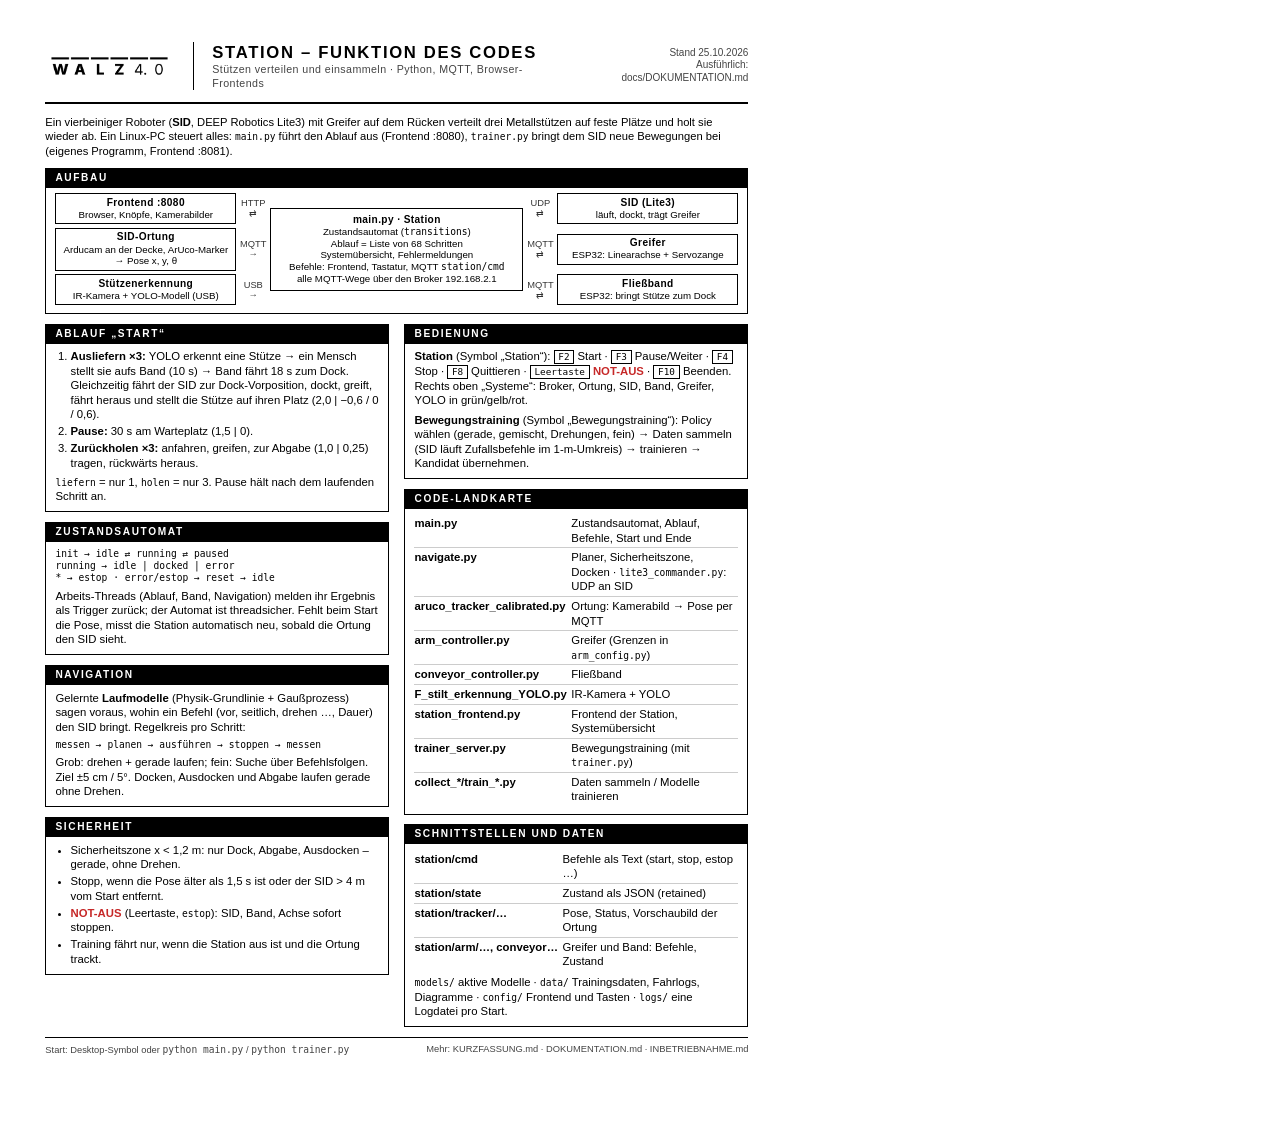
<file: docs/UEBERSICHT_A4.html>
<!doctype html>
<html lang="de">
<head>
<meta charset="utf-8">
<title>Station – Funktion des Codes (A4)</title>
<style>
  /* Eine A4-Seite im WALZ-4.0-Design: weiß, dünne schwarze Linien, keine Rundungen.
     PDF: docs/UEBERSICHT_A4.pdf (im Browser drucken: A4, Ränder „keine“, Hintergrund an). */
  @page { size: A4; margin: 0; }
  * { box-sizing: border-box; border-radius: 0; }
  html, body { margin: 0; background: #fff; color: #000; }
  body {
    width: 210mm;
    height: 297mm;
    padding: 11mm 12mm 9mm;
    font-family: "Helvetica Neue", Helvetica, Arial, "Liberation Sans", "Nimbus Sans", sans-serif;
    font-size: 8.5pt;
    line-height: 1.28;
    overflow: hidden;
  }
  header {
    display: flex;
    align-items: center;
    gap: 5mm;
    padding-bottom: 3mm;
    border-bottom: 1.5pt solid #000;
    margin-bottom: 3mm;
  }
  header img { height: 8mm; }
  header .sep { align-self: stretch; width: 0.6pt; background: #000; }
  header h1 { margin: 0; font-size: 12.5pt; letter-spacing: 0.1em; text-transform: uppercase; font-weight: 800; white-space: nowrap; }
  header .sub { font-size: 8pt; color: #444; letter-spacing: 0.04em; }
  header .stand { margin-left: auto; text-align: right; font-size: 7.5pt; color: #444; }

  .lead { margin: 0 0 2.6mm; font-size: 8.4pt; }
  .cols { column-count: 2; column-gap: 4mm; }
  .box { border: 0.6pt solid #000; padding: 2mm 2.4mm 2mm; break-inside: avoid; margin-bottom: 2.6mm; }
  .wide { margin-bottom: 2.6mm; }
  h2 {
    margin: -2mm -2.4mm 1.4mm;
    padding: 0.8mm 2.4mm;
    background: #000;
    color: #fff;
    font-size: 7.6pt;
    letter-spacing: 0.16em;
    text-transform: uppercase;
    font-weight: 800;
  }
  p { margin: 0 0 1.2mm; }
  p:last-child { margin-bottom: 0; }
  ol, ul { margin: 0; padding-left: 4mm; }
  li { margin: 0 0 0.7mm; }
  li:last-child { margin-bottom: 0; }
  b { font-weight: 800; }
  code { font-family: "DejaVu Sans Mono", ui-monospace, monospace; font-size: 7.2pt; }
  table { width: 100%; border-collapse: collapse; }
  td, th { padding: 0.55mm 1.2mm 0.55mm 0; vertical-align: top; text-align: left; }
  tr + tr td { border-top: 0.4pt solid #ccc; }
  th { font-size: 6.8pt; letter-spacing: 0.12em; text-transform: uppercase; border-bottom: 0.6pt solid #000; }
  td:first-child { white-space: nowrap; font-weight: 700; }

  /* Bausteine als Blockbild */
  .arch { display: grid; grid-template-columns: 1fr 9mm 1.4fr 9mm 1fr; align-items: center; row-gap: 1mm; }
  .node { border: 0.6pt solid #000; padding: 0.7mm 1.4mm; text-align: center; font-size: 7.3pt; line-height: 1.2; }
  .node b { display: block; font-size: 7.6pt; letter-spacing: 0.04em; }
  .node.main { grid-row: 1 / span 3; grid-column: 3; padding: 1.4mm; border-width: 1.4pt; }
  .arrow { text-align: center; font-size: 7pt; color: #333; line-height: 1.1; }
  .chain { font-family: "DejaVu Sans Mono", ui-monospace, monospace; font-size: 7.2pt; margin: 0.6mm 0 1.2mm; }
  .k { display: inline-block; border: 0.6pt solid #000; padding: 0 1mm; font-family: "DejaVu Sans Mono", monospace; font-size: 7pt; }
  .stop { color: #c62828; font-weight: 800; }
  footer { margin-top: 2.5mm; padding-top: 1.5mm; border-top: 0.6pt solid #000; font-size: 7pt; color: #444; display: flex; justify-content: space-between; }
</style>
</head>
<body>
<header>
  <img src="walz_4.0_logo-horizontal.png" alt="WALZ 4.0">
  <div class="sep"></div>
  <div>
    <h1>Station – Funktion des Codes</h1>
    <div class="sub">Stützen verteilen und einsammeln · Python, MQTT, Browser-Frontends</div>
  </div>
  <div class="stand">Stand 25.10.2026<br>Ausführlich: docs/DOKUMENTATION.md</div>
</header>

<p class="lead">Ein vierbeiniger Roboter (<b>SID</b>, DEEP Robotics Lite3) mit Greifer auf dem Rücken verteilt drei
Metallstützen auf feste Plätze und holt sie wieder ab. Ein Linux-PC steuert alles: <code>main.py</code> führt den Ablauf
aus (Frontend :8080), <code>trainer.py</code> bringt dem SID neue Bewegungen bei (eigenes Programm, Frontend :8081).</p>

<div class="box wide">
    <h2>Aufbau</h2>
    <div class="arch">
      <div class="node"><b>Frontend :8080</b>Browser, Knöpfe, Kamerabilder</div>
      <div class="arrow">HTTP<br>⇄</div>
      <div class="node main"><b>main.py · Station</b>Zustandsautomat (<code>transitions</code>)<br>Ablauf = Liste von 68 Schritten<br>
        Systemübersicht, Fehlermeldungen<br>Befehle: Frontend, Tastatur, MQTT <code>station/cmd</code><br>
        alle MQTT-Wege über den Broker 192.168.2.1</div>
      <div class="arrow">UDP<br>⇄</div>
      <div class="node"><b>SID (Lite3)</b>läuft, dockt, trägt Greifer</div>

      <div class="node"><b>SID-Ortung</b>Arducam an der Decke, ArUco-Marker → Pose x, y, θ</div>
      <div class="arrow">MQTT<br>→</div>
      <div class="arrow">MQTT<br>⇄</div>
      <div class="node"><b>Greifer</b>ESP32: Linearachse + Servozange</div>

      <div class="node"><b>Stützenerkennung</b>IR-Kamera + YOLO-Modell (USB)</div>
      <div class="arrow">USB<br>→</div>
      <div class="arrow">MQTT<br>⇄</div>
      <div class="node"><b>Fließband</b>ESP32: bringt Stütze zum Dock</div>

    </div>
  </div>

<div class="cols">
  <div class="box">
    <h2>Ablauf „start“</h2>
    <ol>
      <li><b>Ausliefern ×3:</b> YOLO erkennt eine Stütze → ein Mensch stellt sie aufs Band (10 s) → Band fährt 18 s
        zum Dock. Gleichzeitig fährt der SID zur Dock-Vorposition, dockt, greift, fährt heraus und stellt die
        Stütze auf ihren Platz (2,0 | −0,6 / 0 / 0,6).</li>
      <li><b>Pause:</b> 30 s am Warteplatz (1,5 | 0).</li>
      <li><b>Zurückholen ×3:</b> anfahren, greifen, zur Abgabe (1,0 | 0,25) tragen, rückwärts heraus.</li>
    </ol>
    <p style="margin-top:1.2mm"><code>liefern</code> = nur 1, <code>holen</code> = nur 3. Pause hält nach dem laufenden Schritt an.</p>
  </div>

  <div class="box">
    <h2>Zustandsautomat</h2>
    <div class="chain">init → idle ⇄ running ⇄ paused<br>running → idle | docked | error<br>* → estop · error/estop → reset → idle</div>
    <p>Arbeits-Threads (Ablauf, Band, Navigation) melden ihr Ergebnis als Trigger zurück; der Automat ist threadsicher.
      Fehlt beim Start die Pose, misst die Station automatisch neu, sobald die Ortung den SID sieht.</p>
  </div>

  <div class="box">
    <h2>Navigation</h2>
    <p>Gelernte <b>Laufmodelle</b> (Physik-Grundlinie + Gaußprozess) sagen voraus, wohin ein Befehl
      (vor, seitlich, drehen …, Dauer) den SID bringt. Regelkreis pro Schritt:</p>
    <div class="chain">messen → planen → ausführen → stoppen → messen</div>
    <p>Grob: drehen + gerade laufen; fein: Suche über Befehlsfolgen. Ziel ±5 cm / 5°.
      Docken, Ausdocken und Abgabe laufen gerade ohne Drehen.</p>
  </div>

  <div class="box">
    <h2>Sicherheit</h2>
    <ul>
      <li>Sicherheitszone x &lt; 1,2 m: nur Dock, Abgabe, Ausdocken – gerade, ohne Drehen.</li>
      <li>Stopp, wenn die Pose älter als 1,5 s ist oder der SID &gt; 4 m vom Start entfernt.</li>
      <li><span class="stop">NOT-AUS</span> (Leertaste, <code>estop</code>): SID, Band, Achse sofort stoppen.</li>
      <li>Training fährt nur, wenn die Station aus ist und die Ortung trackt.</li>
    </ul>
  </div>

  <div class="box">
    <h2>Bedienung</h2>
    <p><b>Station</b> (Symbol „Station“): <span class="k">F2</span> Start · <span class="k">F3</span> Pause/Weiter ·
      <span class="k">F4</span> Stop · <span class="k">F8</span> Quittieren · <span class="k">Leertaste</span> <span class="stop">NOT-AUS</span> ·
      <span class="k">F10</span> Beenden. Rechts oben „Systeme“: Broker, Ortung, SID, Band, Greifer, YOLO in grün/gelb/rot.</p>
    <p><b>Bewegungstraining</b> (Symbol „Bewegungstraining“): Policy wählen (gerade, gemischt, Drehungen, fein)
      → Daten sammeln (SID läuft Zufallsbefehle im 1-m-Umkreis) → trainieren → Kandidat übernehmen.</p>
  </div>

  <div class="box">
    <h2>Code-Landkarte</h2>
    <table>
      <tr><td>main.py</td><td>Zustandsautomat, Ablauf, Befehle, Start und Ende</td></tr>
      <tr><td>navigate.py</td><td>Planer, Sicherheitszone, Docken · <code>lite3_commander.py</code>: UDP an SID</td></tr>
      <tr><td>aruco_tracker_calibrated.py</td><td>Ortung: Kamerabild → Pose per MQTT</td></tr>
      <tr><td>arm_controller.py</td><td>Greifer (Grenzen in <code>arm_config.py</code>)</td></tr>
      <tr><td>conveyor_controller.py</td><td>Fließband</td></tr>
      <tr><td>F_stilt_erkennung_YOLO.py</td><td>IR-Kamera + YOLO</td></tr>
      <tr><td>station_frontend.py</td><td>Frontend der Station, Systemübersicht</td></tr>
      <tr><td>trainer_server.py</td><td>Bewegungstraining (mit <code>trainer.py</code>)</td></tr>
      <tr><td>collect_*/train_*.py</td><td>Daten sammeln / Modelle trainieren</td></tr>
    </table>
  </div>

  <div class="box">
    <h2>Schnittstellen und Daten</h2>
    <table>
      <tr><td>station/cmd</td><td>Befehle als Text (start, stop, estop …)</td></tr>
      <tr><td>station/state</td><td>Zustand als JSON (retained)</td></tr>
      <tr><td>station/tracker/…</td><td>Pose, Status, Vorschaubild der Ortung</td></tr>
      <tr><td>station/arm/…, conveyor…</td><td>Greifer und Band: Befehle, Zustand</td></tr>
    </table>
    <p style="margin-top:1.2mm"><code>models/</code> aktive Modelle · <code>data/</code> Trainingsdaten, Fahrlogs, Diagramme ·
      <code>config/</code> Frontend und Tasten · <code>logs/</code> eine Logdatei pro Start.</p>
  </div>
</div>

<footer>
  <span>Start: Desktop-Symbol oder <code>python main.py</code> / <code>python trainer.py</code></span>
  <span>Mehr: KURZFASSUNG.md · DOKUMENTATION.md · INBETRIEBNAHME.md</span>
</footer>
</body>
</html>
</file>
